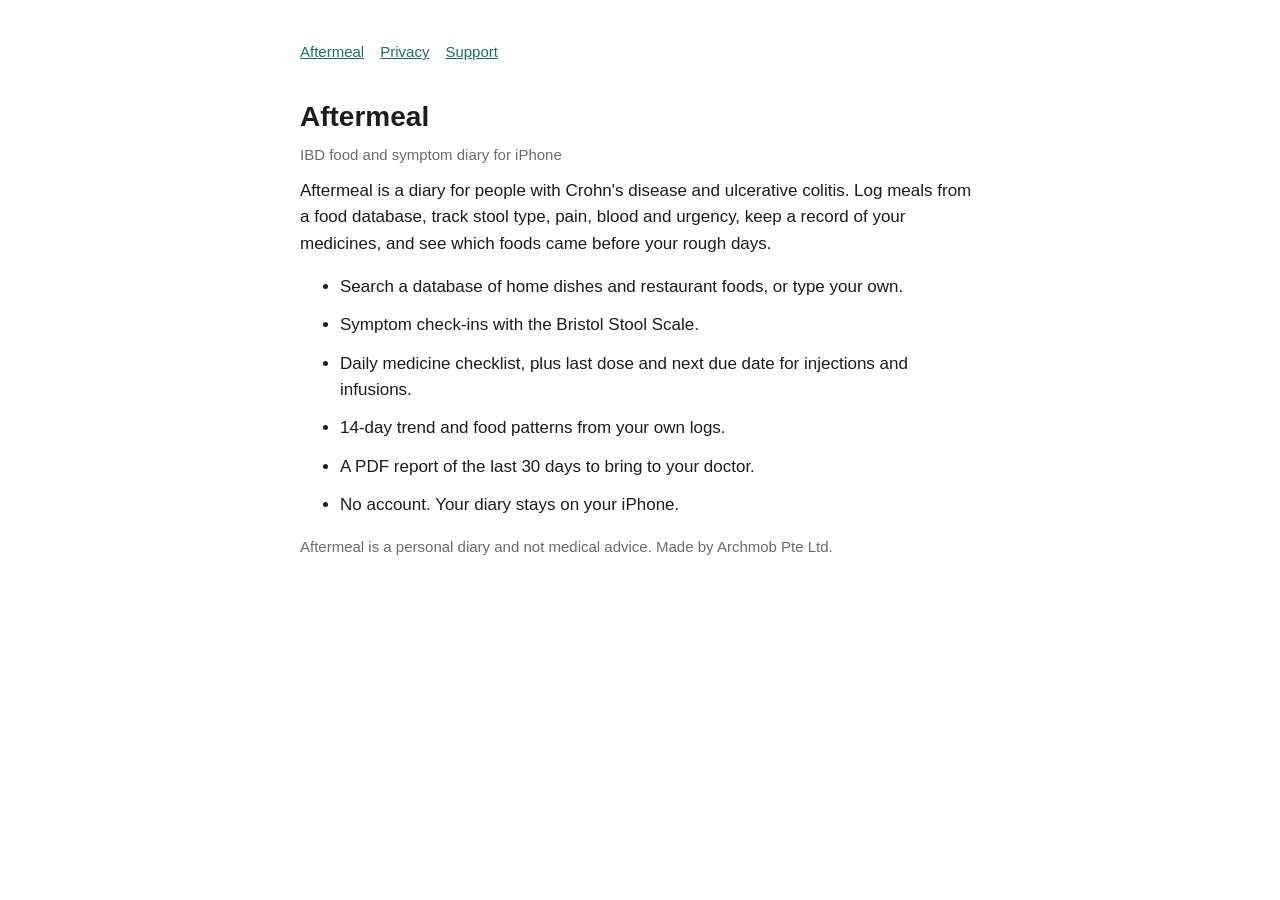
<file: index.html>
<!DOCTYPE html>
<html lang="en">
<head>
<meta charset="utf-8">
<meta name="viewport" content="width=device-width, initial-scale=1">
<title>Aftermeal: IBD Food Diary</title>
<meta name="description" content="A food, symptom and medicine diary for Crohn's disease and ulcerative colitis. Your diary stays on your iPhone.">
<link rel="stylesheet" href="style.css">
</head>
<body>
<nav><a href="./">Aftermeal</a><a href="privacy.html">Privacy</a><a href="support.html">Support</a></nav>
<h1>Aftermeal</h1>
<p class="muted">IBD food and symptom diary for iPhone</p>
<p>Aftermeal is a diary for people with Crohn's disease and ulcerative colitis. Log meals from a food database, track stool type, pain, blood and urgency, keep a record of your medicines, and see which foods came before your rough days.</p>
<ul>
<li>Search a database of home dishes and restaurant foods, or type your own.</li>
<li>Symptom check-ins with the Bristol Stool Scale.</li>
<li>Daily medicine checklist, plus last dose and next due date for injections and infusions.</li>
<li>14-day trend and food patterns from your own logs.</li>
<li>A PDF report of the last 30 days to bring to your doctor.</li>
<li>No account. Your diary stays on your iPhone.</li>
</ul>
<p class="muted">Aftermeal is a personal diary and not medical advice. Made by Archmob Pte Ltd.</p>
</body>
</html>
</file>
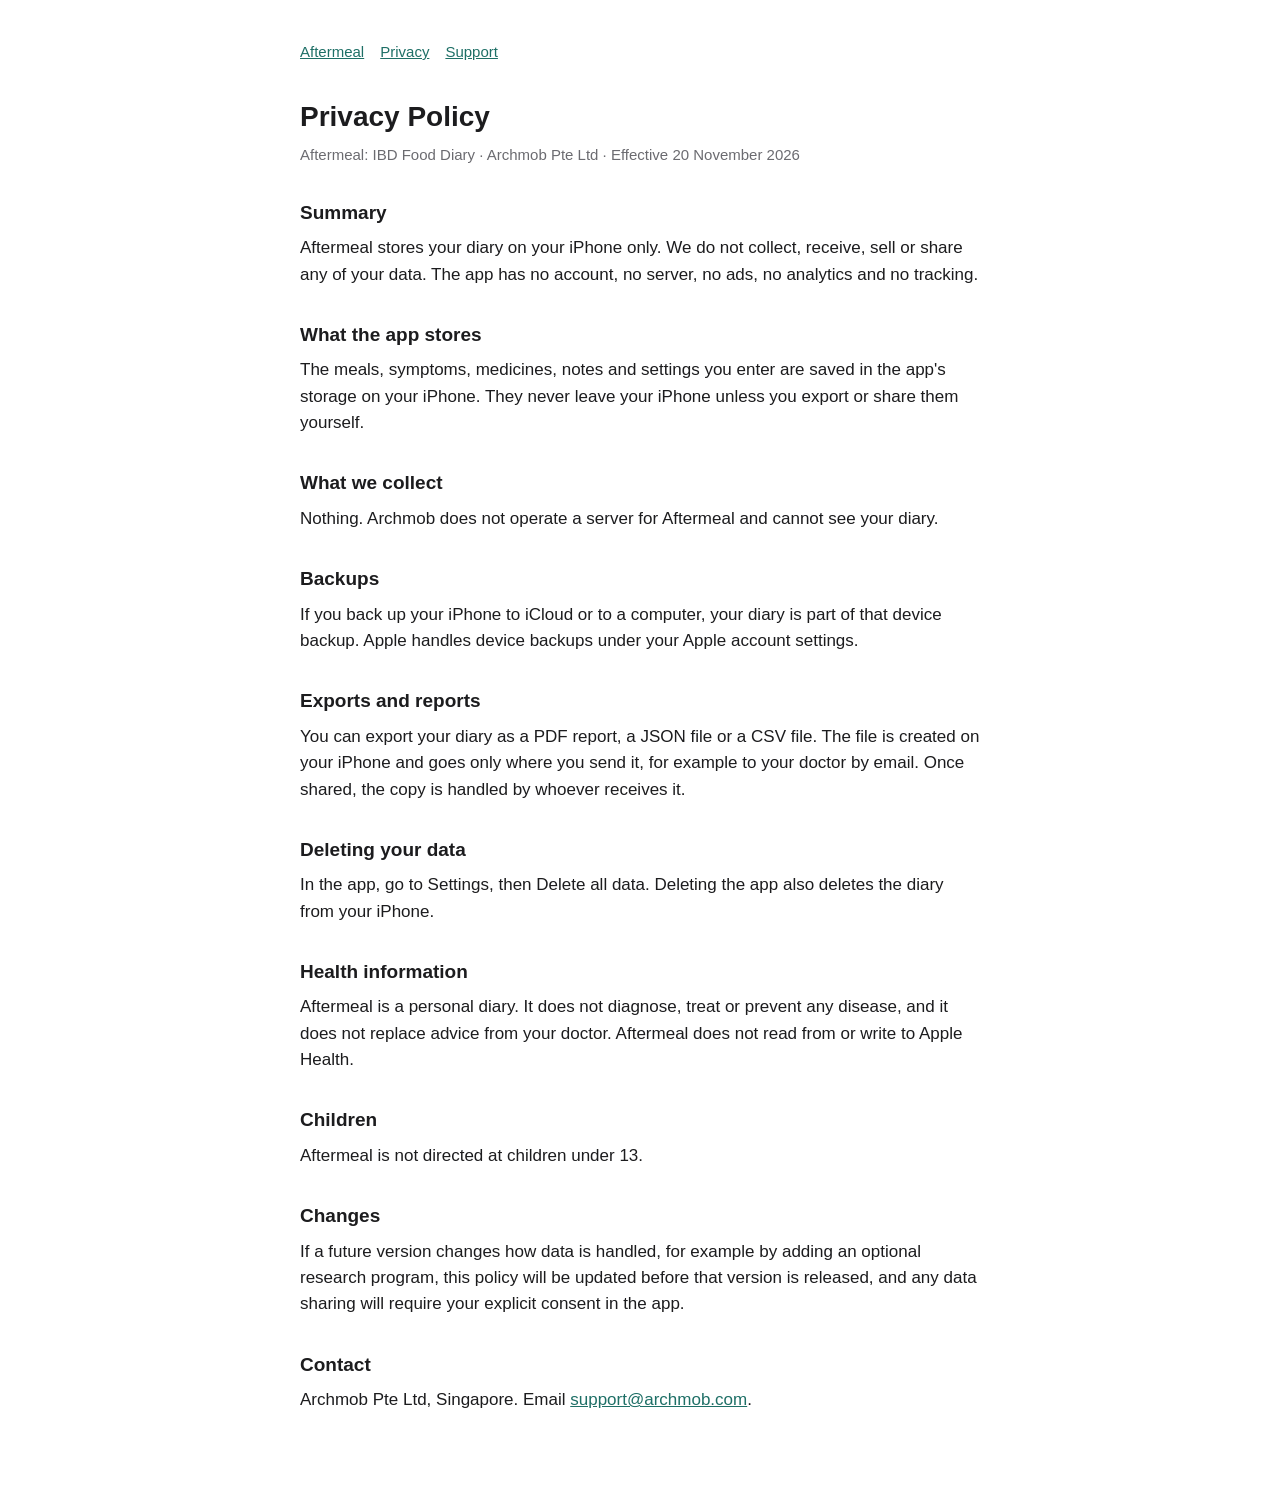
<file: privacy.html>
<!DOCTYPE html>
<html lang="en">
<head>
<meta charset="utf-8">
<meta name="viewport" content="width=device-width, initial-scale=1">
<title>Aftermeal Privacy Policy</title>
<link rel="stylesheet" href="style.css">
</head>
<body>
<nav><a href="./">Aftermeal</a><a href="privacy.html">Privacy</a><a href="support.html">Support</a></nav>
<h1>Privacy Policy</h1>
<p class="muted">Aftermeal: IBD Food Diary · Archmob Pte Ltd · Effective 20 November 2026</p>

<h2>Summary</h2>
<p>Aftermeal stores your diary on your iPhone only. We do not collect, receive, sell or share any of your data. The app has no account, no server, no ads, no analytics and no tracking.</p>

<h2>What the app stores</h2>
<p>The meals, symptoms, medicines, notes and settings you enter are saved in the app's storage on your iPhone. They never leave your iPhone unless you export or share them yourself.</p>

<h2>What we collect</h2>
<p>Nothing. Archmob does not operate a server for Aftermeal and cannot see your diary.</p>

<h2>Backups</h2>
<p>If you back up your iPhone to iCloud or to a computer, your diary is part of that device backup. Apple handles device backups under your Apple account settings.</p>

<h2>Exports and reports</h2>
<p>You can export your diary as a PDF report, a JSON file or a CSV file. The file is created on your iPhone and goes only where you send it, for example to your doctor by email. Once shared, the copy is handled by whoever receives it.</p>

<h2>Deleting your data</h2>
<p>In the app, go to Settings, then Delete all data. Deleting the app also deletes the diary from your iPhone.</p>

<h2>Health information</h2>
<p>Aftermeal is a personal diary. It does not diagnose, treat or prevent any disease, and it does not replace advice from your doctor. Aftermeal does not read from or write to Apple Health.</p>

<h2>Children</h2>
<p>Aftermeal is not directed at children under 13.</p>

<h2>Changes</h2>
<p>If a future version changes how data is handled, for example by adding an optional research program, this policy will be updated before that version is released, and any data sharing will require your explicit consent in the app.</p>

<h2>Contact</h2>
<p>Archmob Pte Ltd, Singapore. Email <a href="mailto:support@archmob.com">support@archmob.com</a>.</p>
</body>
</html>
</file>
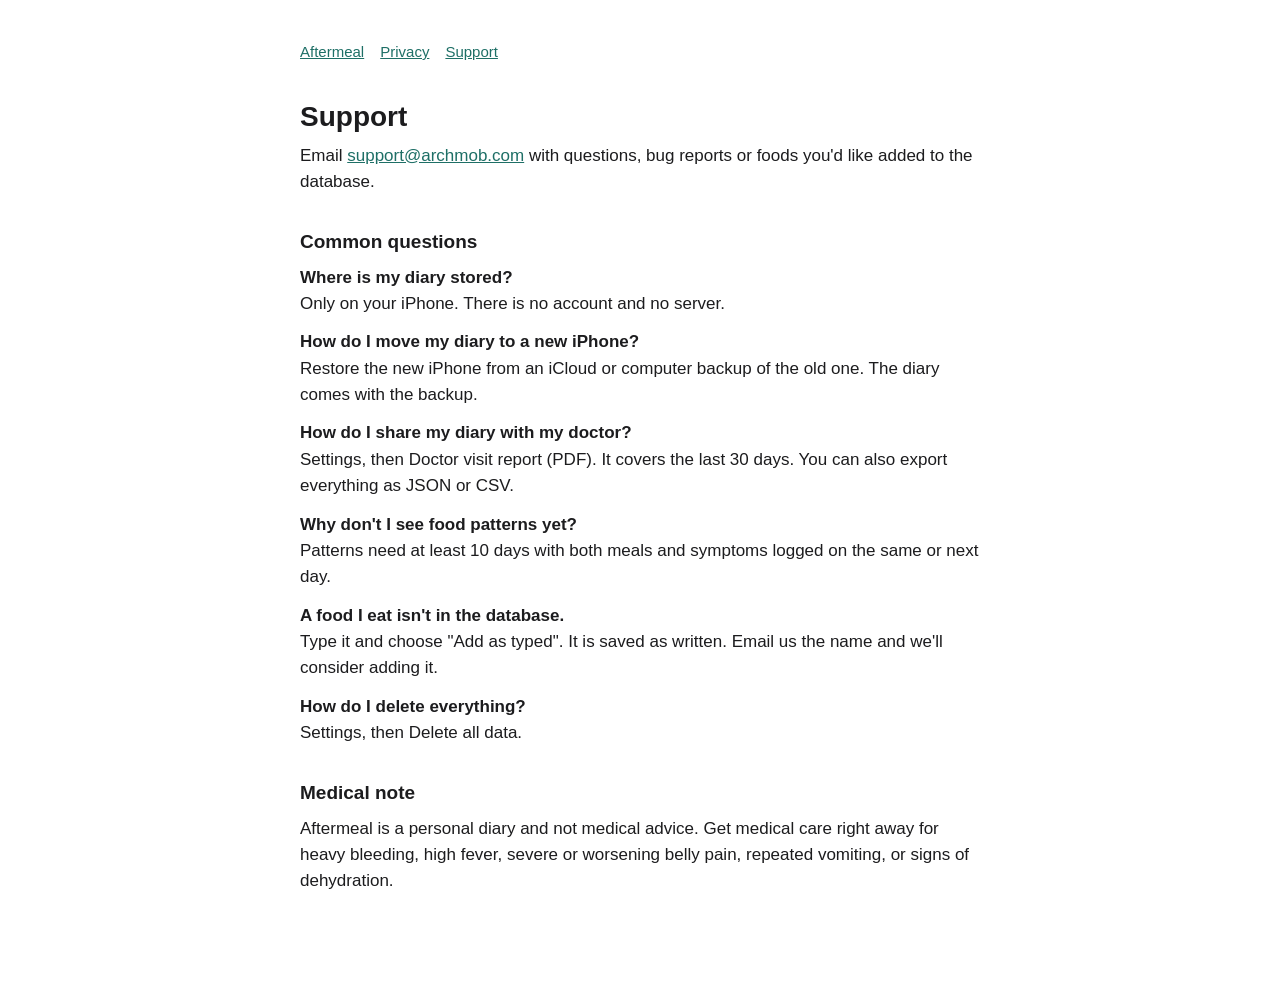
<file: support.html>
<!DOCTYPE html>
<html lang="en">
<head>
<meta charset="utf-8">
<meta name="viewport" content="width=device-width, initial-scale=1">
<title>Aftermeal Support</title>
<link rel="stylesheet" href="style.css">
</head>
<body>
<nav><a href="./">Aftermeal</a><a href="privacy.html">Privacy</a><a href="support.html">Support</a></nav>
<h1>Support</h1>
<p>Email <a href="mailto:support@archmob.com">support@archmob.com</a> with questions, bug reports or foods you'd like added to the database.</p>

<h2>Common questions</h2>
<p><strong>Where is my diary stored?</strong><br>Only on your iPhone. There is no account and no server.</p>
<p><strong>How do I move my diary to a new iPhone?</strong><br>Restore the new iPhone from an iCloud or computer backup of the old one. The diary comes with the backup.</p>
<p><strong>How do I share my diary with my doctor?</strong><br>Settings, then Doctor visit report (PDF). It covers the last 30 days. You can also export everything as JSON or CSV.</p>
<p><strong>Why don't I see food patterns yet?</strong><br>Patterns need at least 10 days with both meals and symptoms logged on the same or next day.</p>
<p><strong>A food I eat isn't in the database.</strong><br>Type it and choose "Add as typed". It is saved as written. Email us the name and we'll consider adding it.</p>
<p><strong>How do I delete everything?</strong><br>Settings, then Delete all data.</p>

<h2>Medical note</h2>
<p>Aftermeal is a personal diary and not medical advice. Get medical care right away for heavy bleeding, high fever, severe or worsening belly pain, repeated vomiting, or signs of dehydration.</p>
</body>
</html>
</file>
<file: style.css>
body {
  font: 17px/1.55 -apple-system, BlinkMacSystemFont, "Helvetica Neue", Arial, sans-serif;
  color: #1c1c1e;
  background: #fff;
  max-width: 680px;
  margin: 0 auto;
  padding: 40px 20px 80px;
}
h1 { font-size: 28px; margin: 0 0 4px; }
h2 { font-size: 19px; margin: 32px 0 8px; }
p, li { margin: 0 0 12px; }
.muted { color: #6b6b70; font-size: 15px; }
nav { margin-bottom: 32px; font-size: 15px; }
nav a { margin-right: 16px; }
a { color: #1e6f66; }
@media (prefers-color-scheme: dark) {
  body { background: #111; color: #eee; }
  .muted { color: #a0a0a6; }
  a { color: #5bc0b2; }
}
</file>
